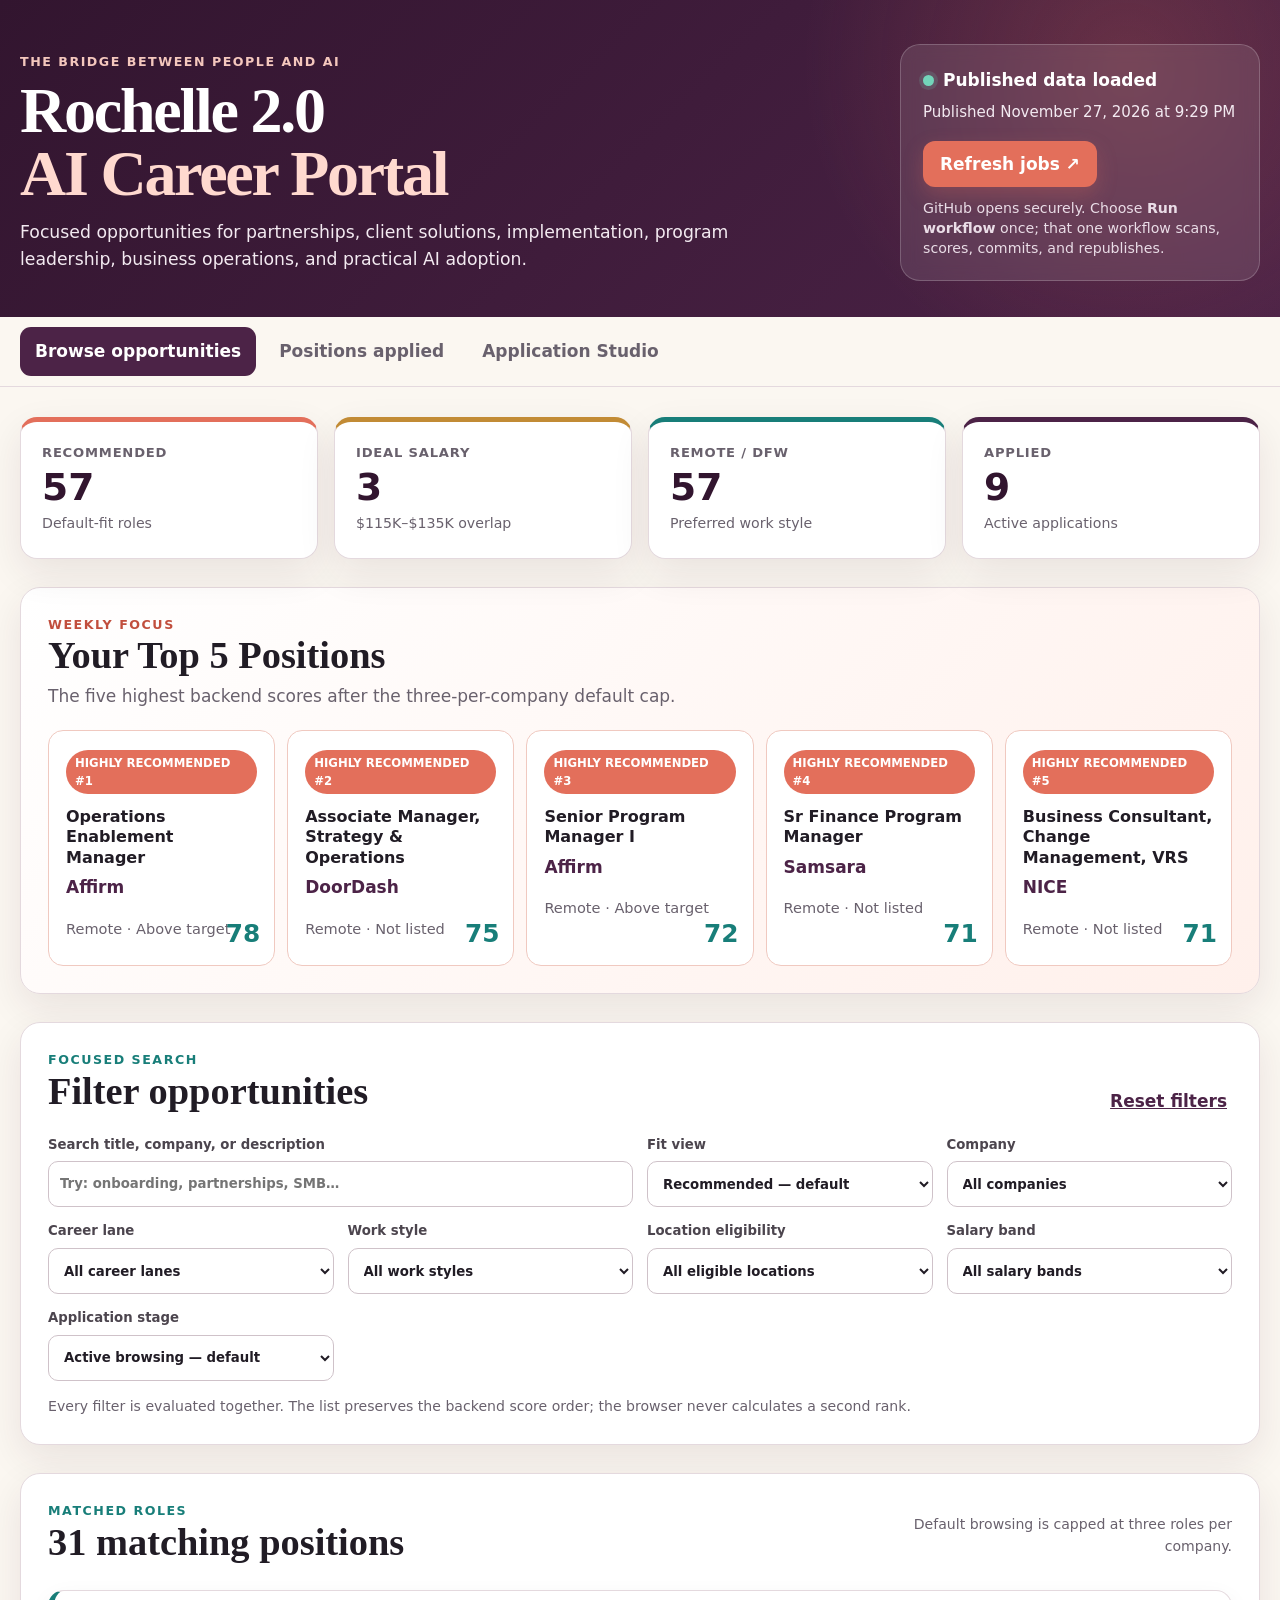
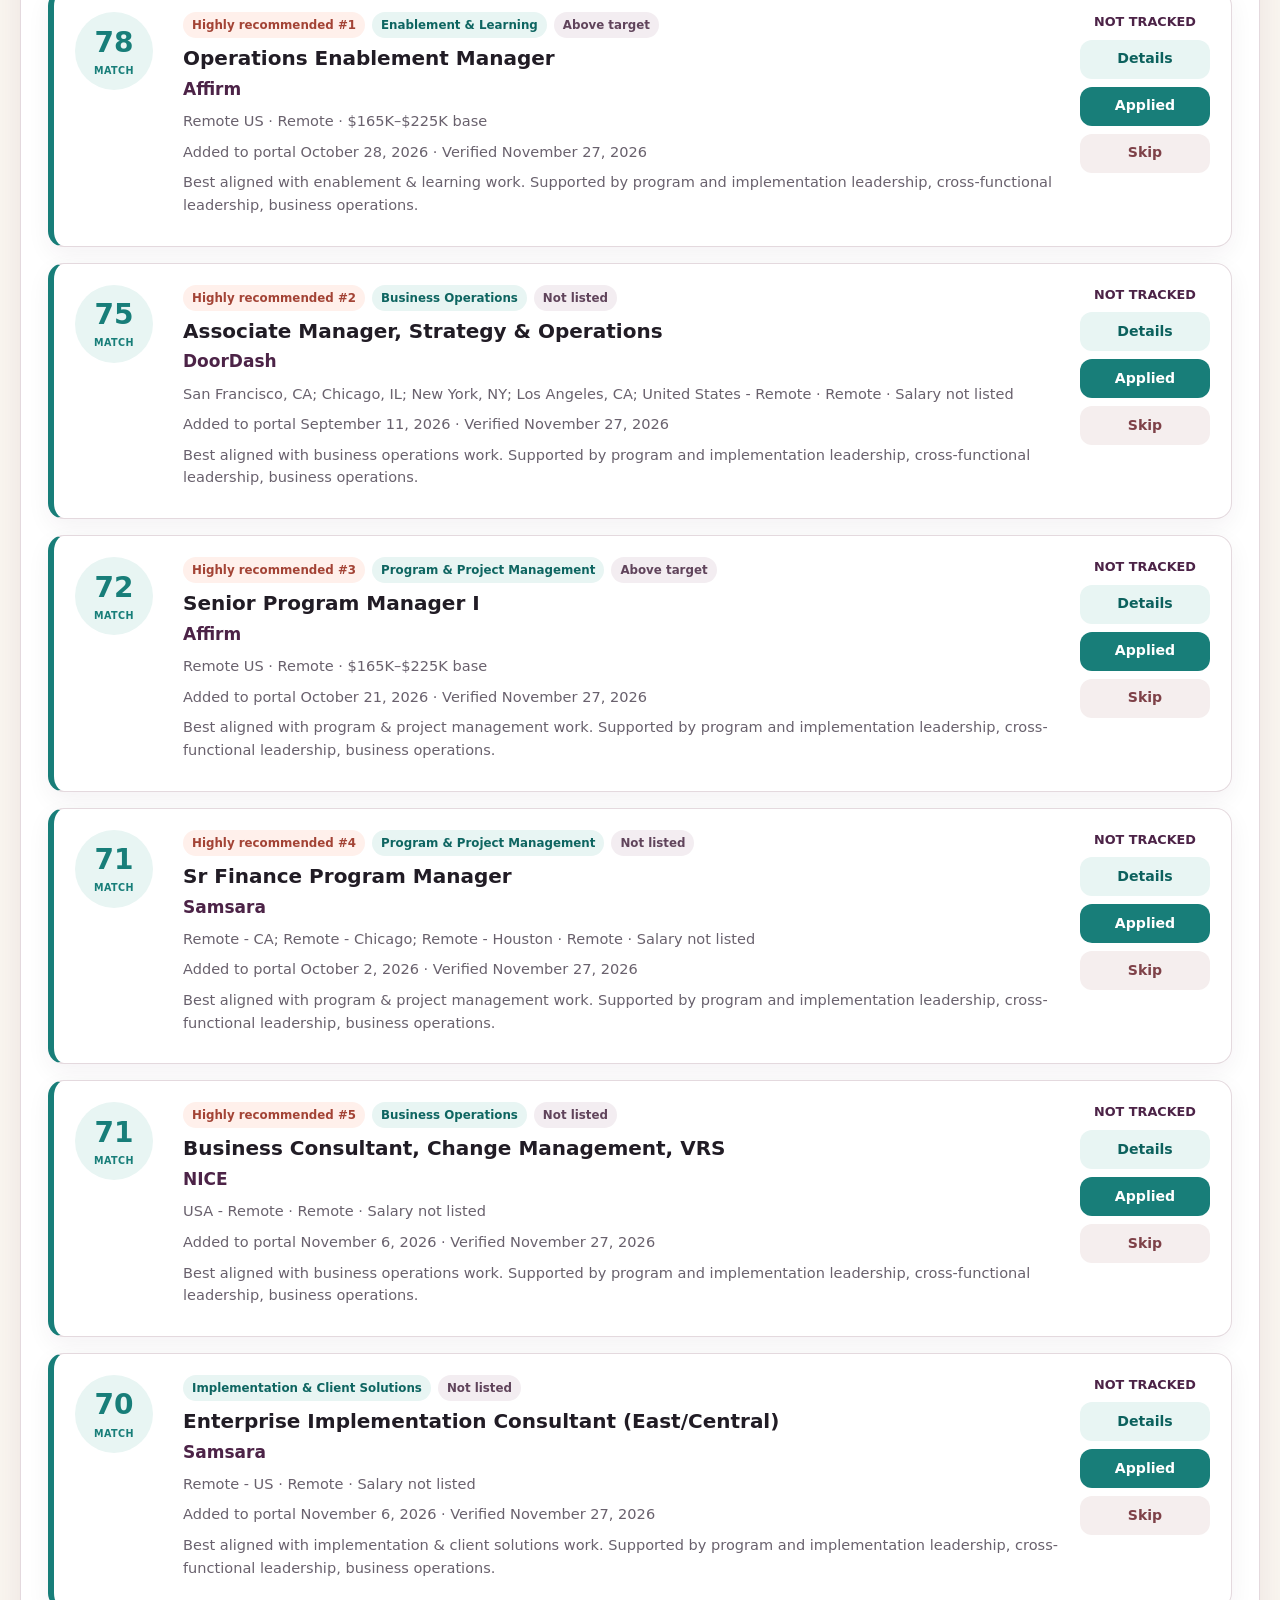
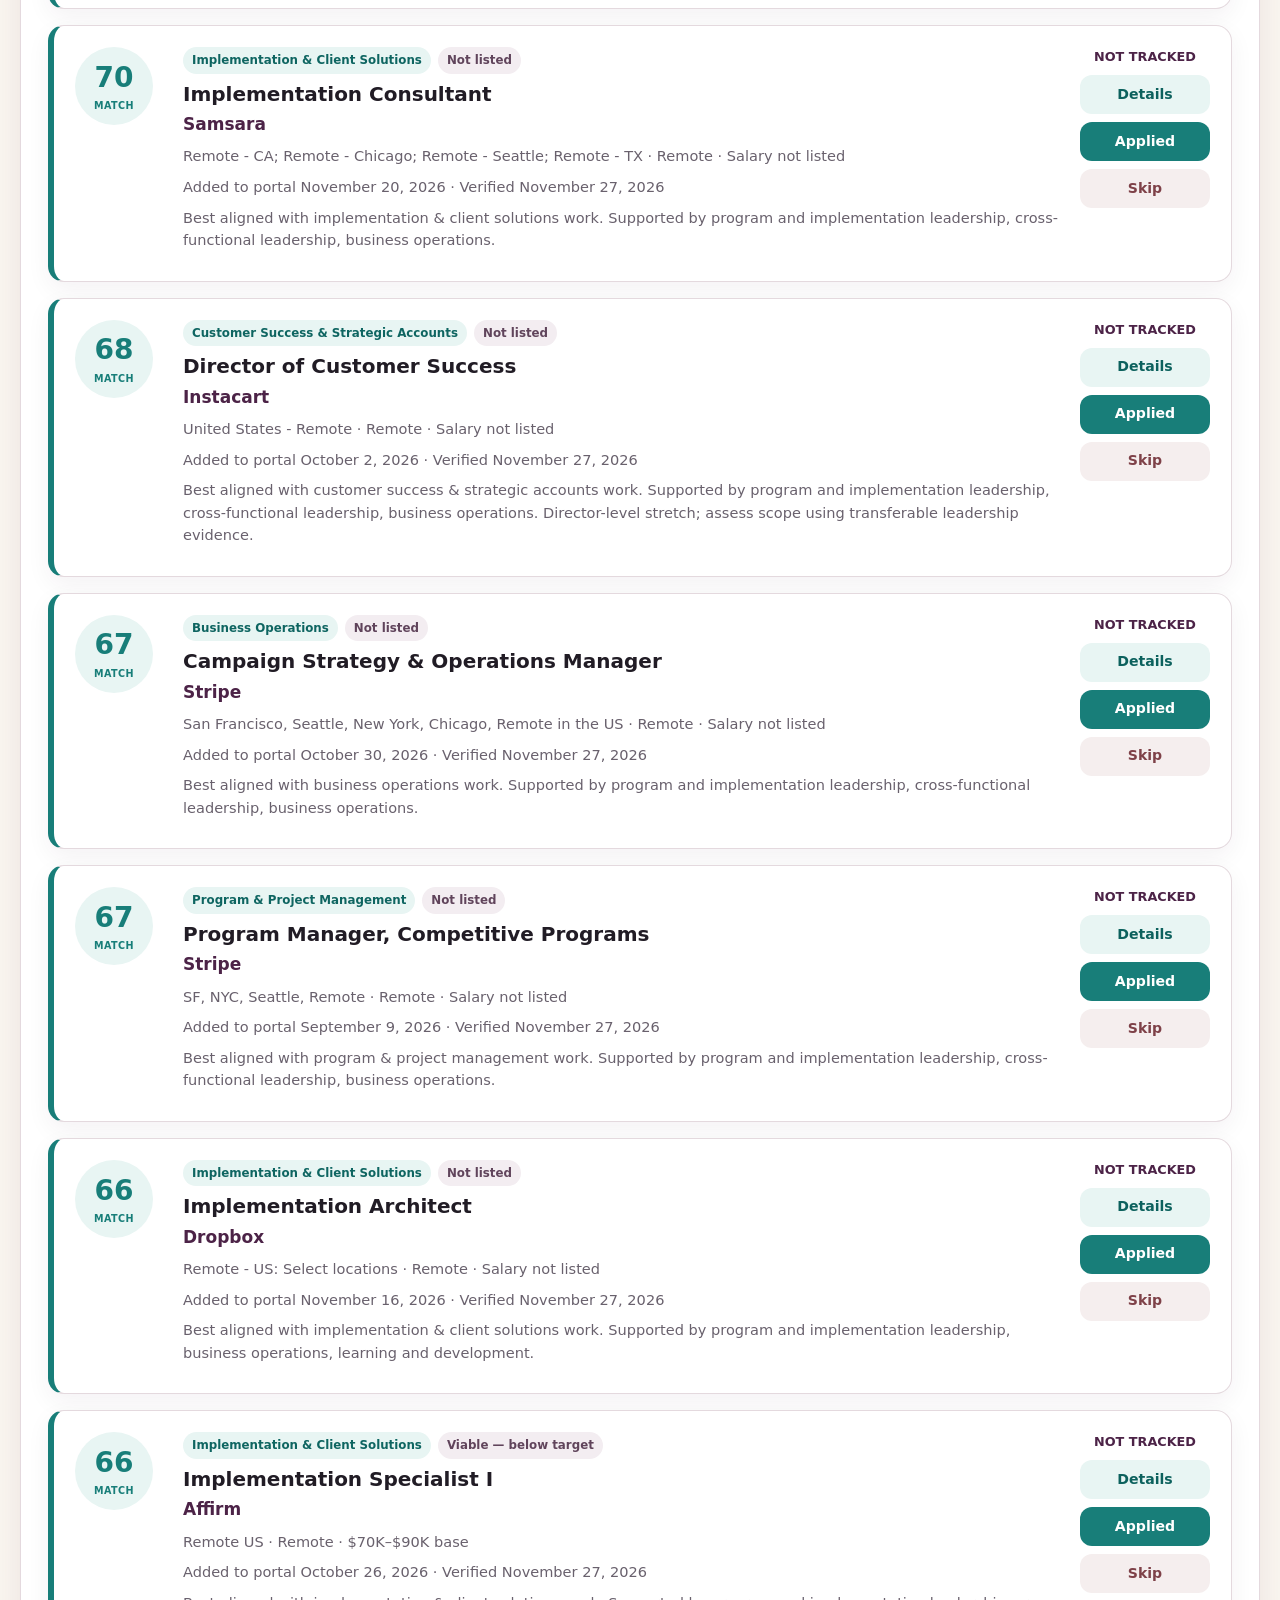
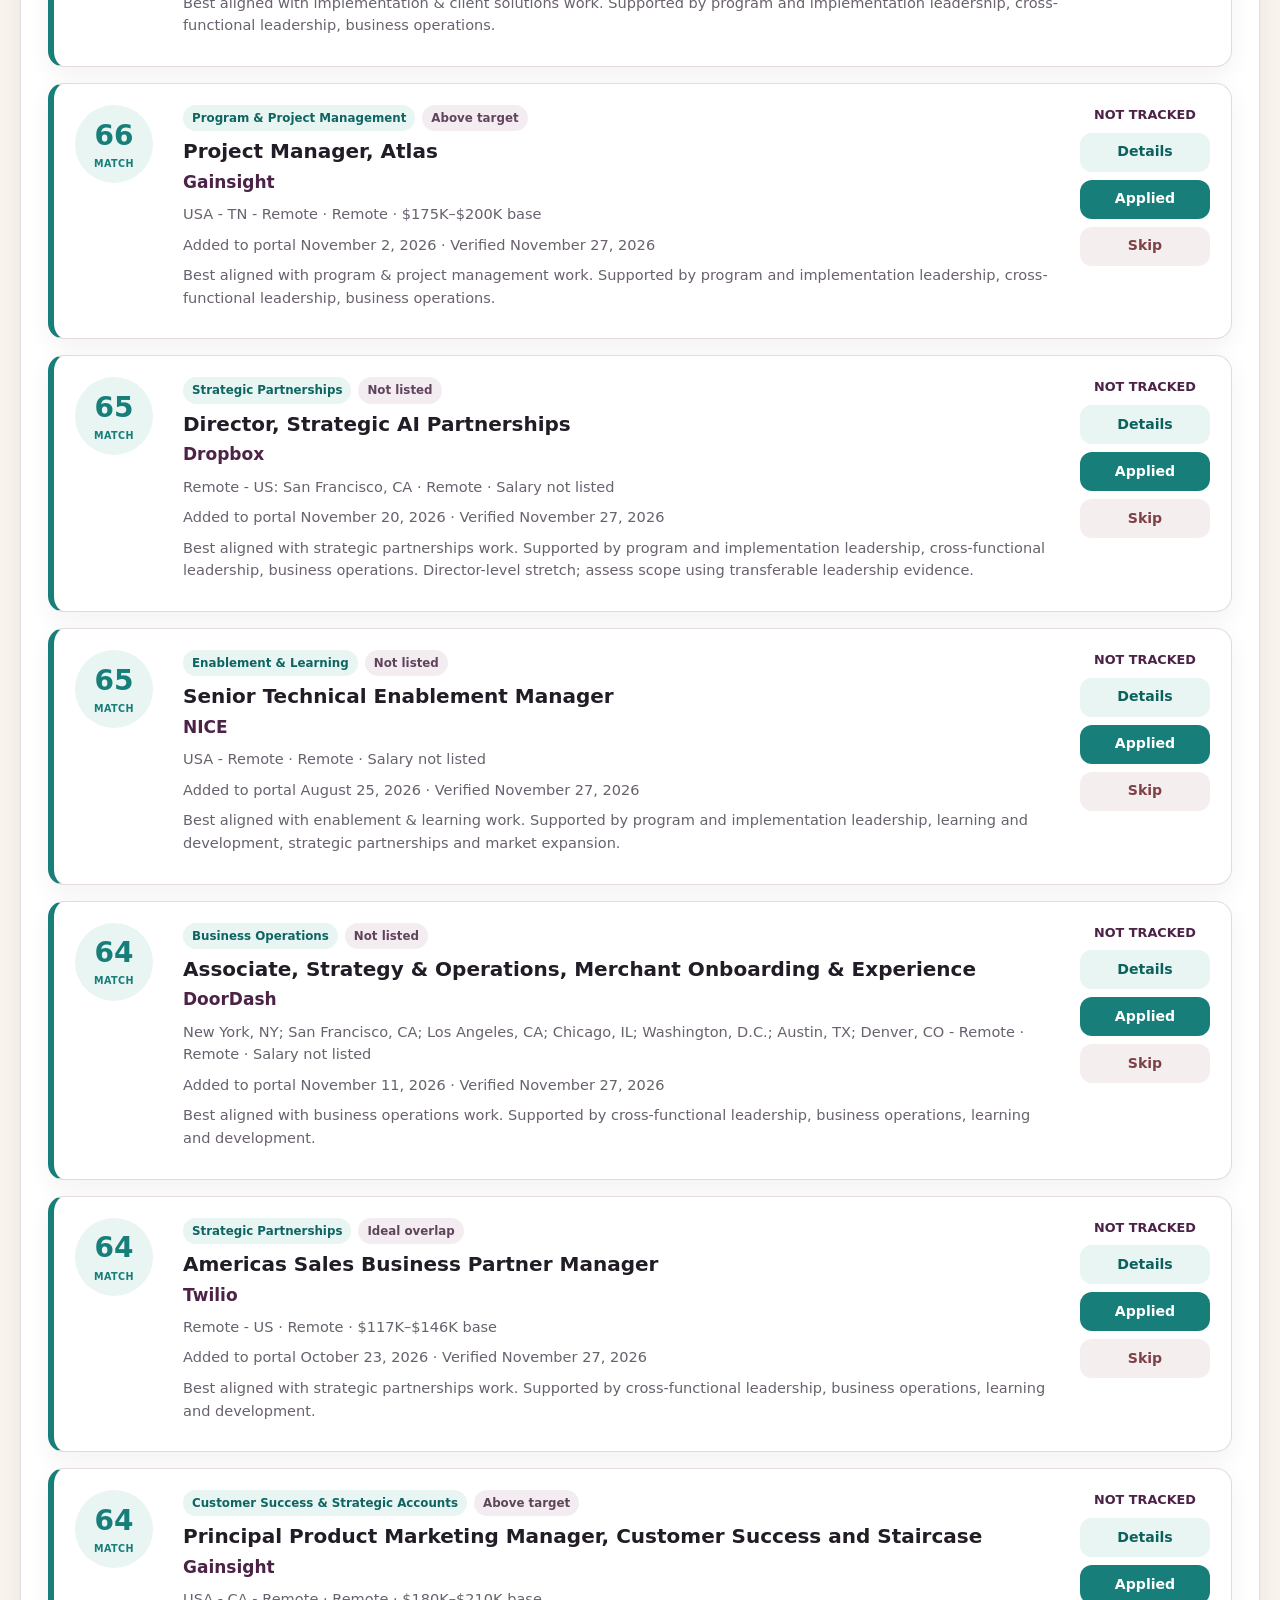
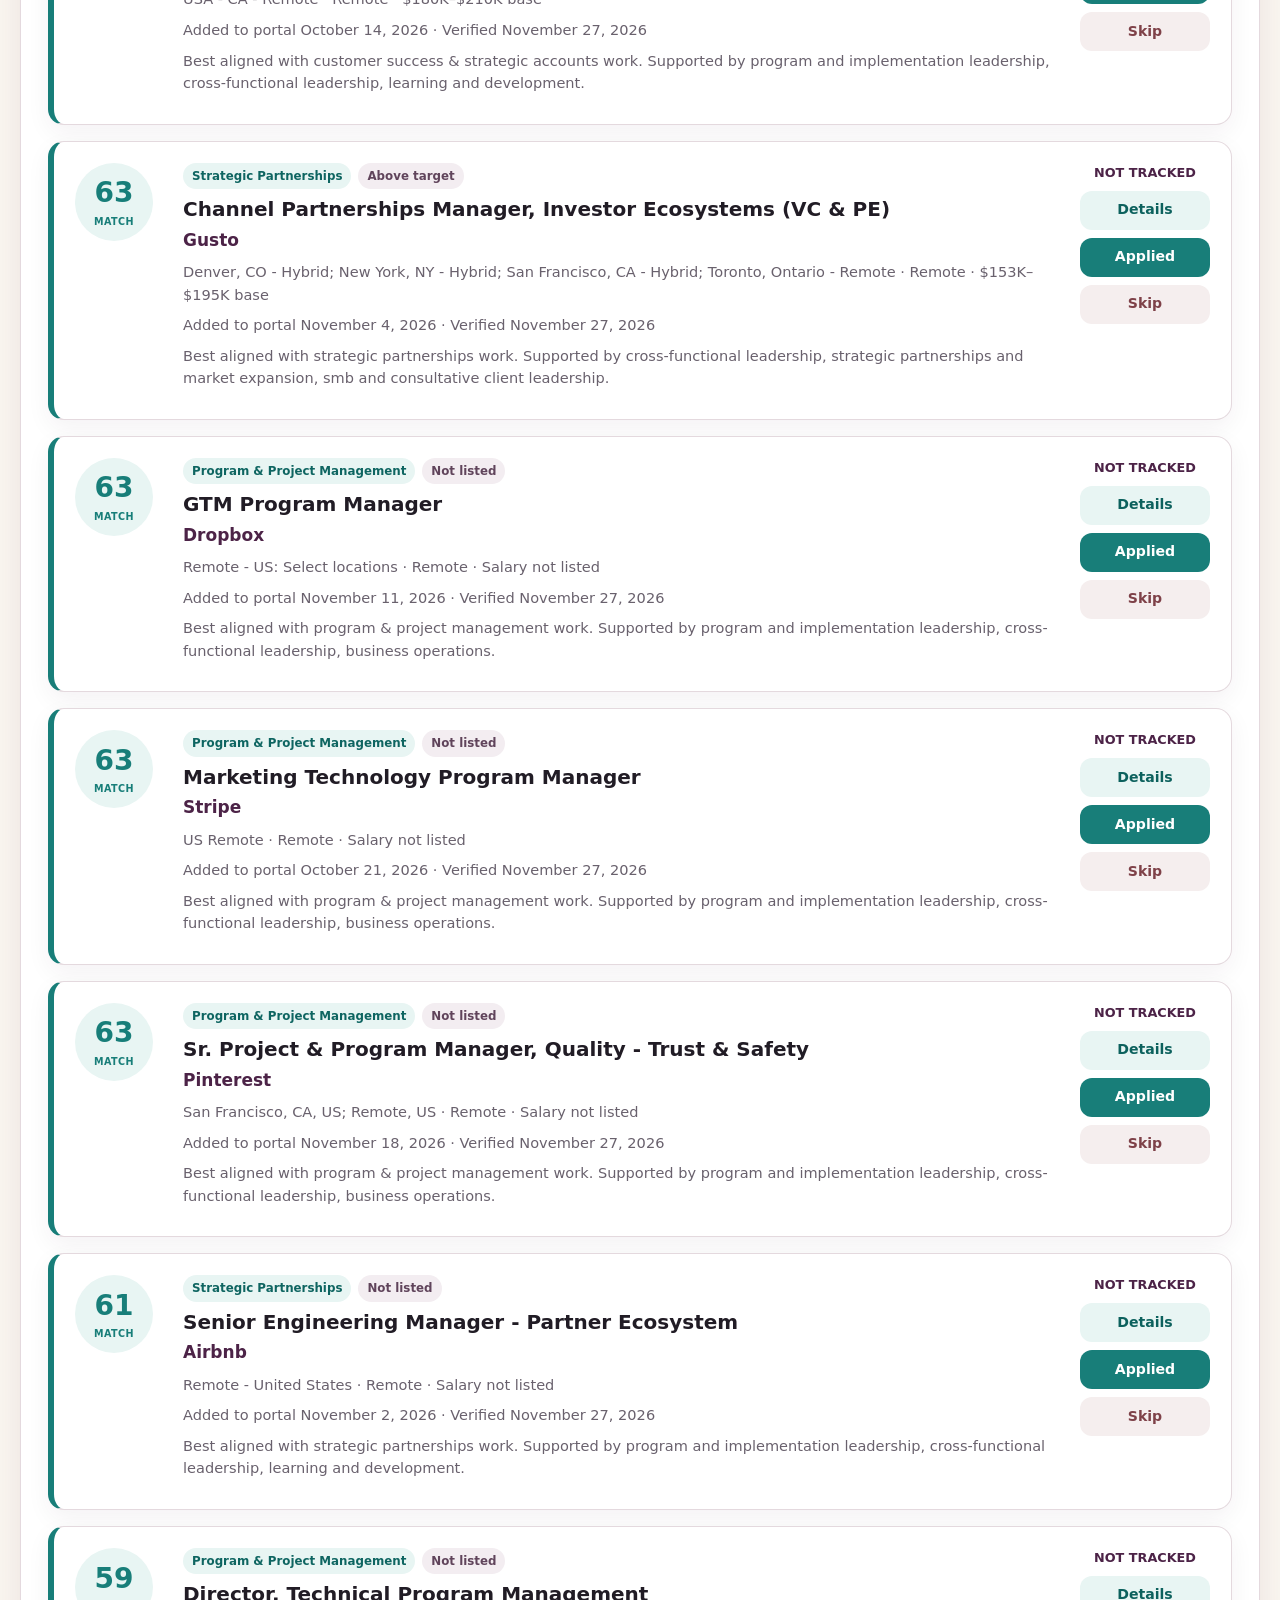
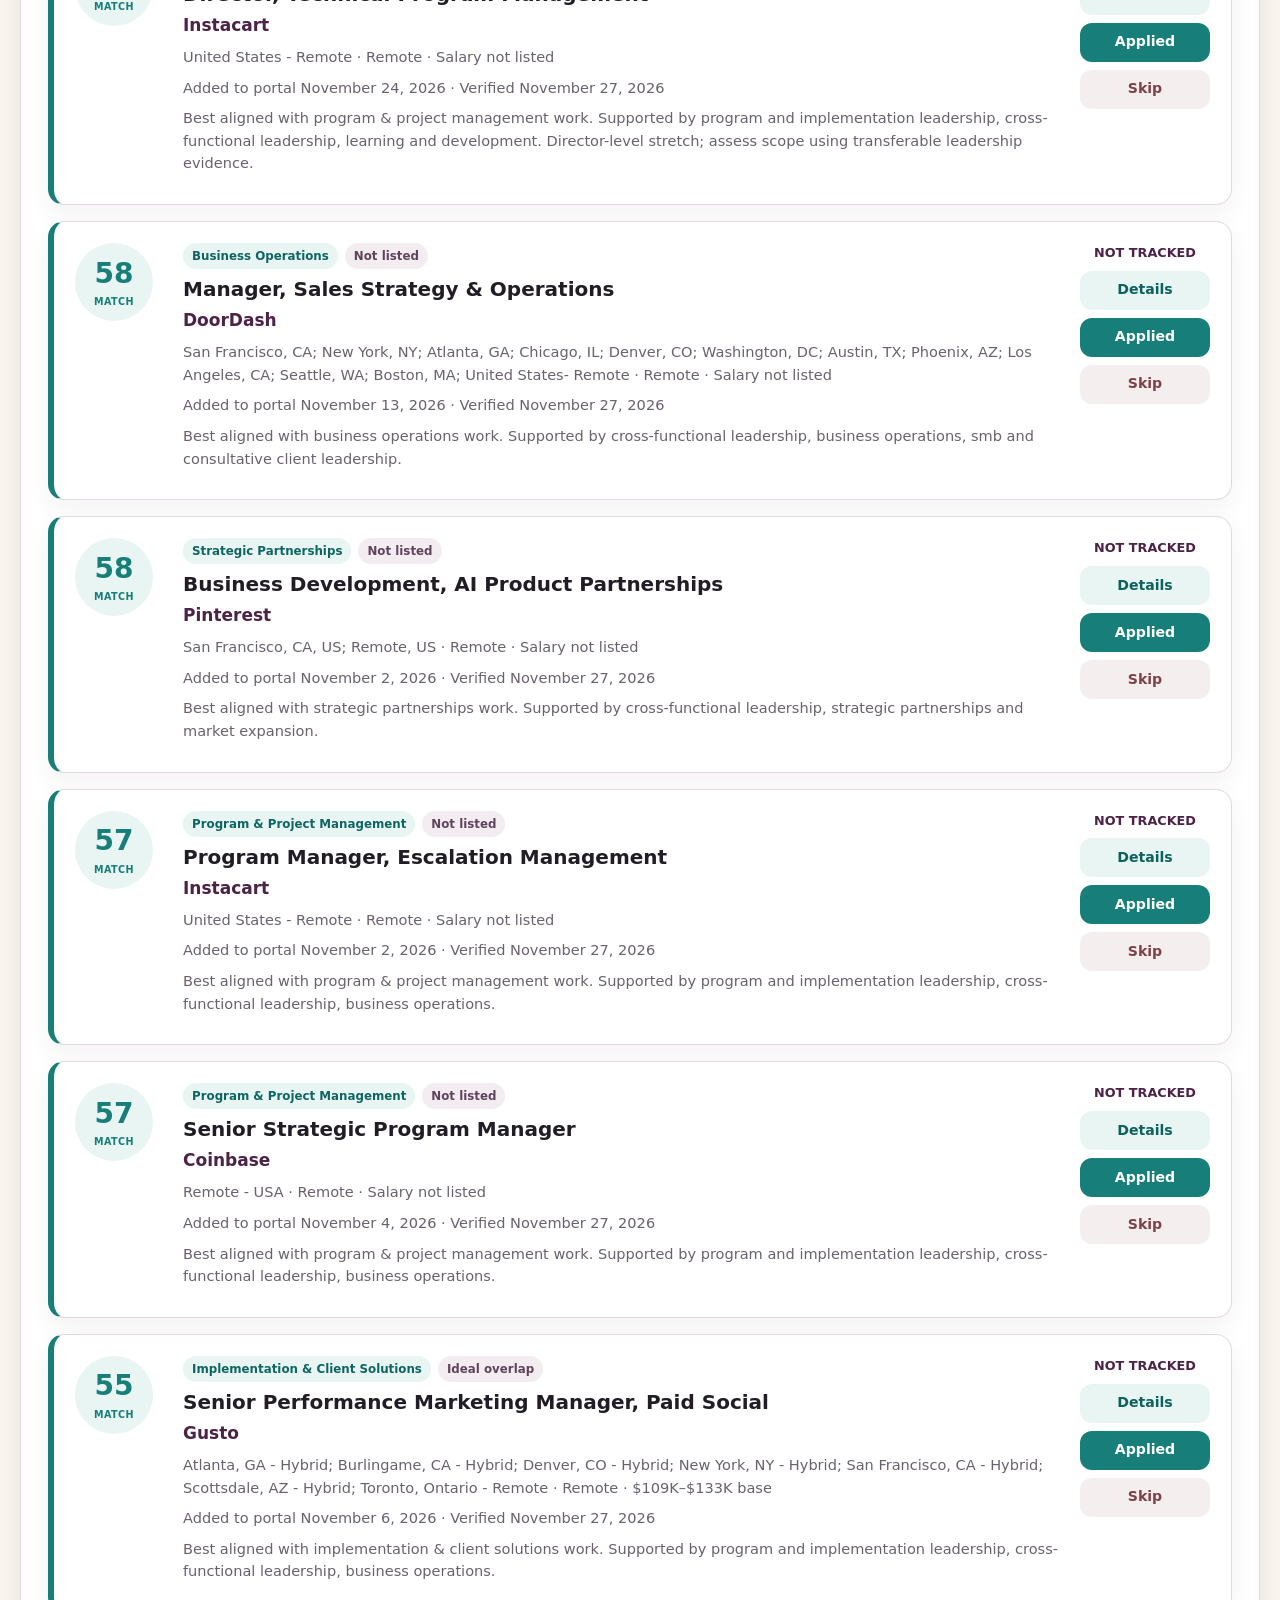
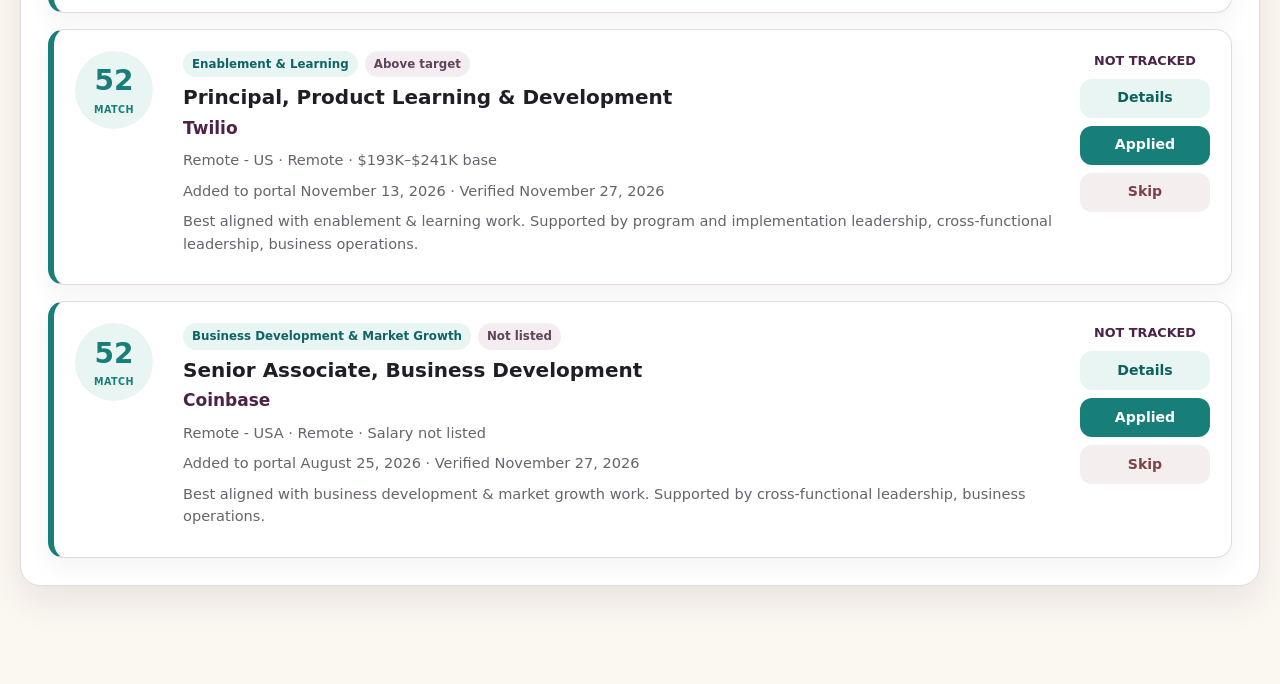
<file: docs/index.html>
<!doctype html>
<html lang="en">
  <head>
    <meta charset="utf-8">
    <meta name="viewport" content="width=device-width, initial-scale=1">
    <meta name="theme-color" content="#4c2347">
    <meta name="description" content="Rochelle's focused AI career opportunity and application portal.">
    <title>Rochelle 2.0 AI Career Portal</title>
    <link rel="stylesheet" href="assets/styles.css?v=20260825-manual-applications">
  </head>
  <body>
    <header class="hero">
      <div class="shell hero-grid">
        <div>
          <p class="eyebrow">THE BRIDGE BETWEEN PEOPLE AND AI</p>
          <h1>Rochelle 2.0 <span>AI Career Portal</span></h1>
          <p class="hero-copy">Focused opportunities for partnerships, client solutions, implementation, program leadership, business operations, and practical AI adoption.</p>
        </div>
        <aside class="refresh-panel" aria-label="Career opportunity refresh status">
          <div class="status-line">
            <span id="workflowDot" class="status-dot" aria-hidden="true"></span>
            <strong id="workflowState">Checking refresh status…</strong>
          </div>
          <p id="lastUpdated">Loading the latest published scan…</p>
          <a id="refreshButton" class="button button-coral" href="https://github.com/rochellemickels/rochelle-2-career-agent/actions/workflows/refresh-and-publish.yml" target="_blank" rel="noopener">Refresh jobs ↗</a>
          <small>GitHub opens securely. Choose <b>Run workflow</b> once; that one workflow scans, scores, commits, and republishes.</small>
        </aside>
      </div>
    </header>

    <nav class="portal-nav" aria-label="Portal sections">
      <div class="shell nav-row">
        <button class="nav-tab active" data-view="browse">Browse opportunities</button>
        <button class="nav-tab" data-view="applied">Positions applied</button>
        <button class="nav-tab" data-view="studio">Application Studio</button>
      </div>
    </nav>

    <main class="shell">
      <section id="browseView" class="view active-view">
        <div class="metric-grid" aria-label="Opportunity summary">
          <article class="metric"><span>Recommended</span><strong id="recommendedCount">—</strong><small>Default-fit roles</small></article>
          <article class="metric"><span>Ideal salary</span><strong id="idealCount">—</strong><small>$115K–$135K overlap</small></article>
          <article class="metric"><span>Remote / DFW</span><strong id="workStyleCount">—</strong><small>Preferred work style</small></article>
          <article class="metric"><span>Applied</span><strong id="appliedCount">—</strong><small>Active applications</small></article>
        </div>

        <section class="section-block top-five-block">
          <div class="section-heading">
            <div>
              <p class="eyebrow coral">WEEKLY FOCUS</p>
              <h2>Your Top 5 Positions</h2>
              <p>The five highest backend scores after the three-per-company default cap.</p>
            </div>
          </div>
          <div id="topFive" class="top-five-grid" aria-live="polite"></div>
        </section>

        <section class="filter-panel" aria-labelledby="filterHeading">
          <div class="section-heading compact">
            <div>
              <p class="eyebrow teal">FOCUSED SEARCH</p>
              <h2 id="filterHeading">Filter opportunities</h2>
            </div>
            <button id="clearFilters" class="text-button">Reset filters</button>
          </div>
          <div class="filter-grid">
            <label class="search-field">Search title, company, or description
              <input id="searchFilter" type="search" placeholder="Try: onboarding, partnerships, SMB…">
            </label>
            <label>Fit view
              <select id="fitFilter">
                <option value="recommended">Recommended — default</option>
                <option value="all">All scored US roles</option>
                <option value="hard-flags">Hard-penalty review</option>
              </select>
            </label>
            <label>Company<select id="companyFilter"><option value="">All companies</option></select></label>
            <label>Career lane<select id="laneFilter"><option value="">All career lanes</option></select></label>
            <label>Work style<select id="workFilter"><option value="">All work styles</option></select></label>
            <label>Location eligibility<select id="locationFilter"><option value="">All eligible locations</option></select></label>
            <label>Salary band<select id="salaryFilter"><option value="">All salary bands</option></select></label>
            <label>Application stage
              <select id="stageFilter">
                <option value="active">Active browsing — default</option>
                <option value="all">All stages</option>
                <option value="untracked">Not tracked</option>
                <option value="saved">Saved</option>
                <option value="preparing">Preparing</option>
                <option value="applied">Applied</option>
                <option value="interview">Interview</option>
                <option value="offer">Offer</option>
                <option value="skipped">Skipped by me</option>
                <option value="passed">Passed / Closed</option>
              </select>
            </label>
          </div>
          <p class="filter-note">Every filter is evaluated together. The list preserves the backend score order; the browser never calculates a second rank.</p>
        </section>

        <section class="section-block results-block">
          <div class="results-heading">
            <div><p class="eyebrow teal">MATCHED ROLES</p><h2 id="resultCount">Loading opportunities…</h2></div>
            <p id="companyCapNote">Default view shows no more than three roles per company.</p>
          </div>
          <div id="jobList" class="job-list" aria-live="polite"></div>
          <button id="loadMore" class="button button-outline hidden">Load more</button>
        </section>
      </section>

      <section id="appliedView" class="view" hidden>
        <div class="section-heading tracker-heading">
          <div>
            <p class="eyebrow coral">APPLICATION PIPELINE</p>
            <h2>Positions Applied</h2>
            <p>Only applications you actually submitted and that are still active appear here.</p>
            <p id="migrationSummary" class="filter-note">Original-portal history is checked automatically in this browser.</p>
          </div>
          <label class="toggle"><input id="showClosedApplied" type="checkbox"><span>Show closed applications</span></label>
        </div>
        <details id="manualApplicationEditor" class="manual-application-editor">
          <summary><span id="manualApplicationSummary">Add an outside application</span></summary>
          <form id="manualApplicationForm">
            <input id="manualApplicationId" type="hidden">
            <div class="manual-application-grid">
              <label>Company name<input id="manualCompany" required placeholder="Company name"></label>
              <label>Job title<input id="manualTitle" required placeholder="Position title"></label>
              <label>Date applied<input id="manualAppliedAt" type="date" required></label>
              <label>How much I want this role
                <select id="manualRating" required>
                  <option value="1">1 — Mild interest</option>
                  <option value="2">2 — Some interest</option>
                  <option value="3">3 — Interested</option>
                  <option value="4" selected>4 — Strong interest</option>
                  <option value="5">5 — Dream position</option>
                </select>
              </label>
              <label>Application stage
                <select id="manualStage">
                  <option value="applied">Applied</option>
                  <option value="viewed">Application viewed</option>
                  <option value="responded">Employer responded</option>
                  <option value="interview">Interview</option>
                  <option value="offer">Offer</option>
                  <option value="passed">Passed / Closed</option>
                </select>
              </label>
              <label class="full-width-field">Company or job-posting link<input id="manualApplyUrl" type="url" placeholder="https://company.com/jobs/role"></label>
              <label class="full-width-field">Comments or remarks<textarea id="manualNote" placeholder="Recruiter, referral, deadline, follow-up notes, or why this role matters…"></textarea></label>
            </div>
            <div class="studio-actions">
              <button id="saveManualApplication" class="button button-teal" type="submit">Save application</button>
              <button id="cancelManualApplication" class="button button-outline" type="button">Cancel editing</button>
              <span id="manualApplicationStatus" class="local-status" aria-live="polite"></span>
            </div>
          </form>
        </details>
        <div id="appliedList" class="pipeline-grid"></div>
      </section>

      <section id="studioView" class="view" hidden>
        <div class="section-heading">
          <div>
            <p class="eyebrow teal">APPLICATION STUDIO</p>
            <h2>Tailor truthfully. Format beautifully.</h2>
            <p>Generate both truthful drafts in one Claude API call, review them, then download properly formatted Word documents.</p>
          </div>
        </div>
        <section class="studio-card studio-setup">
          <div class="studio-step"><span>1</span><div><strong>Choose any scanned position</strong><small>The authoritative backend score and full job details are used—never a second ranking formula.</small></div></div>
          <label>Position<select id="studioSelect"><option value="">Select a role…</option></select></label>
          <details class="outside-job-panel">
            <summary>Use a position that is not in the scanner</summary>
            <div class="document-profile-grid">
              <label class="full-width-field">Job-posting URL<input id="outsideApplyUrl" type="url" placeholder="https://company.com/jobs/role"></label>
              <div class="studio-actions full-width-field">
                <button id="loadOutsideUrl" class="button button-soft" type="button">Load job from URL</button>
                <span id="outsideUrlStatus" class="local-status" aria-live="polite">Known Greenhouse, Lever, and Ashby links load automatically. Other career sites may require the description.</span>
              </div>
              <label class="full-width-field">Full job posting <small>(paste this only if the URL cannot load)</small><textarea id="outsideDescription" class="studio-textarea outside-description" placeholder="Paste the complete posting here—the portal extracts the company, title, location, work style, salary, and application link."></textarea></label>
            </div>
            <details class="manual-fallback detected-field-review">
              <summary>Review or correct detected details only if needed</summary>
              <p class="filter-note">Leave these blank for automatic detection. Only enter a correction if the detected result is missing or wrong.</p>
              <div class="document-profile-grid">
                <label>Company correction<input id="outsideCompany" placeholder="Leave blank to detect"></label>
                <label>Job-title correction<input id="outsideTitle" placeholder="Leave blank to detect"></label>
                <label>Location correction<input id="outsideLocation" placeholder="Leave blank to detect"></label>
                <label>Work-style correction
                  <select id="outsideWorkStyle">
                    <option value="">Detect automatically</option>
                    <option value="Remote">Remote</option>
                    <option value="Hybrid">Hybrid</option>
                    <option value="Onsite">Onsite</option>
                  </select>
                </label>
                <label>Salary-minimum correction<input id="outsideSalaryMin" type="number" min="0" step="1000" placeholder="Leave blank to detect"></label>
                <label>Salary-maximum correction<input id="outsideSalaryMax" type="number" min="0" step="1000" placeholder="Leave blank to detect"></label>
              </div>
            </details>
            <p class="filter-note">You do not need to complete the correction fields. The portal reads the entire posting—including title metadata, compensation near Benefits or Perks, and Apply sections—before reporting a missing field.</p>
            <button id="useOutsideJob" class="button button-coral" type="button">Use this position</button>
          </details>
          <div id="studioJobSummary" class="studio-content empty-state">Choose a position to begin.</div>
        </section>

        <section class="studio-card">
          <div class="studio-step"><span>2</span><div><strong>Confirm your master résumé</strong><small>Loaded from this browser and kept here. It is never published to GitHub.</small></div></div>
          <textarea id="masterResumeText" class="studio-textarea master-resume" placeholder="Paste your complete master résumé text here…"></textarea>
          <div class="studio-actions"><button id="saveMasterResume" class="button button-teal">Save master résumé locally</button><span id="masterResumeStatus" class="local-status"></span></div>
        </section>

        <section class="studio-card">
          <div class="studio-step"><span>3</span><div><strong>Private Claude API settings</strong><small>Your key is stored only in this browser. It is never committed to GitHub and never sent anywhere except Anthropic when you click Customize.</small></div></div>
          <div class="security-warning">
            <strong>Important security and billing notice</strong>
            <p>Browser storage is convenient, not vault-level security. Anyone who can access this Chrome profile—and a malicious browser extension or script—could potentially read the key. GitHub Pages projects under the same rochellemickels.github.io origin may also share access to this storage. Use a dedicated API key, set a low spending limit in the Claude Console, and delete or rotate it if this device is lost or shared. Claude API charges are separate from Claude subscriptions.</p>
          </div>
          <label>Anthropic API key<input id="anthropicApiKey" type="password" autocomplete="off" placeholder="Paste your personal Claude API key"></label>
          <div class="studio-actions">
            <button id="saveApiKey" class="button button-teal">Save key in this browser</button>
            <button id="removeApiKey" class="button button-skip">Remove saved key</button>
            <span id="apiKeyStatus" class="local-status"></span>
          </div>
        </section>

        <section class="studio-card customize-card">
          <div class="studio-step"><span>4</span><div><strong>Customize résumé and cover letter</strong><small>One click sends the selected posting and master résumé directly to Anthropic. There are no automatic retries.</small></div></div>
          <p class="cost-note">Model: Claude Sonnet 5 · one request for both documents · 6,500-token hard output cap · typical cost is expected to be a few cents, but actual cost depends on length.</p>
          <div class="studio-actions">
            <button id="customizeDocuments" class="button button-coral">Customize both documents</button>
            <span id="customizeStatus" class="local-status" aria-live="polite"></span>
          </div>
          <details class="manual-fallback">
            <summary>Prefer the no-API manual method?</summary>
            <p>Copy this brief into ChatGPT or Claude yourself, then paste the finished documents below.</p>
            <textarea id="tailoringBrief" class="studio-textarea brief-output" readonly placeholder="Choose a position and confirm your master résumé to generate the brief."></textarea>
            <div class="studio-actions"><button id="copyBrief" class="button button-outline" disabled>Copy complete tailoring brief</button></div>
          </details>
        </section>

        <section class="studio-card">
          <div class="studio-step"><span>5</span><div><strong>Set the shared document header</strong><small>This exact centered header is applied to both Word documents and Google Docs copy.</small></div></div>
          <div class="document-profile-grid">
            <label>Name<input id="documentName" value="Rochelle Magpantay"></label>
            <label>Headline<input id="documentHeadline" value="PARTNERSHIPS, GROWTH &amp; IMPLEMENTATION LEADER"></label>
            <label>Tagline<input id="documentTagline" value="Change Adoption | Cross-Functional Enablement | Practical AI Fluency"></label>
            <label>Contact line<input id="documentContact" placeholder="Dallas–Fort Worth | phone | email | LinkedIn"></label>
          </div>
        </section>

        <div class="studio-output-grid">
          <section class="studio-card">
            <div class="studio-step"><span>6A</span><div><strong>Finished tailored résumé</strong><small>Generated text begins with EXECUTIVE PROFILE. Review and edit before downloading.</small></div></div>
            <textarea id="finishedResume" class="studio-textarea finished-output" placeholder="EXECUTIVE PROFILE&#10;…"></textarea>
            <div id="resumeValidation" class="validation-list" aria-live="polite"></div>
            <div class="studio-actions">
              <button id="downloadResume" class="button button-teal">Download real Word résumé</button>
              <button id="copyResume" class="button button-outline">Copy formatted for Google Docs</button>
            </div>
          </section>
          <section class="studio-card">
            <div class="studio-step"><span>6B</span><div><strong>Finished cover letter</strong><small>Review and edit the first-person draft. The locked “Best Regards” sign-off is applied automatically.</small></div></div>
            <textarea id="finishedCover" class="studio-textarea finished-output" placeholder="Dear Hiring Manager,&#10;&#10;I…"></textarea>
            <div id="coverValidation" class="validation-list" aria-live="polite"></div>
            <div class="studio-actions">
              <button id="downloadCover" class="button button-teal">Download real Word cover letter</button>
              <button id="copyCover" class="button button-outline">Copy formatted for Google Docs</button>
            </div>
          </section>
        </div>
      </section>
    </main>

    <dialog id="jobDialog" class="job-dialog">
      <button id="closeDialog" class="dialog-close" aria-label="Close">×</button>
      <div id="dialogContent"></div>
    </dialog>

    <div id="toast" class="toast" role="status" aria-live="polite"></div>
    <noscript>This portal requires JavaScript to filter and track applications.</noscript>
    <script type="module" src="assets/app.mjs?v=20260826-auto-import-fix"></script>
  </body>
</html>
</file>
<file: docs/assets/styles.css>
:root {
  --aubergine: #4c2347;
  --aubergine-dark: #32152f;
  --coral: #e36f5b;
  --coral-soft: #fff0eb;
  --teal: #187e79;
  --teal-soft: #e8f5f3;
  --cream: #fbf7f1;
  --paper: #ffffff;
  --ink: #211c25;
  --muted: #69616d;
  --line: #e4d9de;
  --gold: #c28b35;
  --shadow: 0 14px 38px rgba(50, 21, 47, 0.09);
  --radius: 20px;
}

* { box-sizing: border-box; }
html { scroll-behavior: smooth; }
body {
  margin: 0;
  min-width: 320px;
  background: var(--cream);
  color: var(--ink);
  font-family: Inter, ui-sans-serif, system-ui, -apple-system, BlinkMacSystemFont, "Segoe UI", sans-serif;
  font-size: 17px;
  line-height: 1.55;
}
button, input, select { font: inherit; }
button, a { -webkit-tap-highlight-color: transparent; }
a { color: inherit; }
.shell { width: min(1240px, calc(100% - 40px)); margin-inline: auto; }

.hero {
  background:
    radial-gradient(circle at 88% 20%, rgba(227,111,91,.22), transparent 28%),
    linear-gradient(135deg, var(--aubergine-dark), var(--aubergine));
  color: white;
  padding: 44px 0 36px;
}
.hero-grid { display: grid; grid-template-columns: 1fr 360px; gap: 42px; align-items: center; }
.eyebrow { margin: 0 0 8px; color: #f4c7bd; font-size: .79rem; font-weight: 850; letter-spacing: .12em; }
.eyebrow.coral { color: #c14e3d; }
.eyebrow.teal { color: var(--teal); }
h1, h2, h3, p { margin-top: 0; }
h1 { margin-bottom: 14px; font-family: Georgia, "Times New Roman", serif; font-size: clamp(2.25rem, 5vw, 4.5rem); line-height: .98; letter-spacing: -.035em; }
h1 span { display: block; color: #ffd9cf; }
h2 { margin-bottom: 6px; font-family: Georgia, "Times New Roman", serif; font-size: clamp(1.8rem, 3vw, 2.55rem); line-height: 1.12; }
h3 { margin-bottom: 6px; font-size: 1.18rem; line-height: 1.28; }
.hero-copy { max-width: 760px; margin-bottom: 0; color: #f3eaf1; font-size: 1.08rem; }
.refresh-panel { padding: 22px; border: 1px solid rgba(255,255,255,.2); border-radius: var(--radius); background: rgba(255,255,255,.1); backdrop-filter: blur(8px); }
.refresh-panel p { margin: 8px 0 16px; color: #f3eaf1; font-size: .94rem; }
.refresh-panel small { display: block; margin-top: 12px; color: #eadde7; line-height: 1.4; }
.status-line { display: flex; gap: 9px; align-items: center; }
.status-dot { width: 11px; height: 11px; border-radius: 50%; background: #f7c948; box-shadow: 0 0 0 4px rgba(247,201,72,.15); }
.status-dot.done { background: #73d5ba; box-shadow: 0 0 0 4px rgba(115,213,186,.16); }
.status-dot.running { background: #f7c948; animation: pulse 1.4s infinite; }
.status-dot.error { background: #ff8c7b; }
@keyframes pulse { 50% { opacity: .4; transform: scale(.86); } }

.button { display: inline-flex; justify-content: center; align-items: center; gap: 7px; min-height: 46px; padding: 10px 17px; border: 0; border-radius: 12px; font-weight: 800; text-decoration: none; cursor: pointer; }
.button-coral { background: var(--coral); color: white; box-shadow: 0 8px 20px rgba(227,111,91,.25); }
.button-coral:hover { background: #cb5d4b; }
.button-outline { border: 2px solid var(--aubergine); background: transparent; color: var(--aubergine); }
.button-teal { background: var(--teal); color: white; }
.button-soft { background: var(--teal-soft); color: #0c615d; }
.button-skip { background: #f5eeee; color: #7e4148; }
.button-small { min-height: 39px; padding: 7px 12px; font-size: .88rem; }
.text-button { padding: 5px; border: 0; background: transparent; color: var(--aubergine); font-weight: 800; cursor: pointer; text-decoration: underline; }

.portal-nav { position: sticky; top: 0; z-index: 20; border-bottom: 1px solid var(--line); background: rgba(251,247,241,.94); backdrop-filter: blur(12px); }
.nav-row { display: flex; gap: 8px; overflow-x: auto; padding-block: 10px; }
.nav-tab { flex: 0 0 auto; padding: 11px 15px; border: 0; border-radius: 11px; background: transparent; color: var(--muted); font-weight: 800; cursor: pointer; }
.nav-tab.active { background: var(--aubergine); color: white; }

main.shell { padding-top: 30px; padding-bottom: 70px; }
.view { display: none; }
.view.active-view { display: block; }
.metric-grid { display: grid; grid-template-columns: repeat(4, 1fr); gap: 16px; margin-bottom: 28px; }
.metric { min-height: 142px; padding: 21px; border: 1px solid var(--line); border-top: 5px solid var(--coral); border-radius: 17px; background: var(--paper); box-shadow: var(--shadow); }
.metric:nth-child(2) { border-top-color: var(--gold); }
.metric:nth-child(3) { border-top-color: var(--teal); }
.metric:nth-child(4) { border-top-color: var(--aubergine); }
.metric span { display: block; color: var(--muted); font-size: .82rem; font-weight: 850; letter-spacing: .06em; text-transform: uppercase; }
.metric strong { display: block; margin: 4px 0 0; color: var(--aubergine-dark); font-size: 2.35rem; line-height: 1.1; }
.metric small { color: var(--muted); }

.section-block, .filter-panel, .studio-card { margin-bottom: 28px; padding: 27px; border: 1px solid var(--line); border-radius: var(--radius); background: var(--paper); box-shadow: var(--shadow); }
.top-five-block { background: linear-gradient(135deg, #fff, var(--coral-soft)); }
.section-heading, .results-heading { display: flex; justify-content: space-between; gap: 24px; align-items: end; margin-bottom: 20px; }
.section-heading p, .results-heading p { margin-bottom: 0; color: var(--muted); }
.section-heading.compact { margin-bottom: 16px; }
.top-five-grid { display: grid; grid-template-columns: repeat(5, minmax(0,1fr)); gap: 12px; }
.top-card { position: relative; min-height: 190px; padding: 17px; border: 1px solid #f0c9c0; border-radius: 15px; background: white; }
.rank-pill { display: inline-flex; padding: 4px 9px; border-radius: 999px; background: var(--coral); color: white; font-size: .73rem; font-weight: 900; text-transform: uppercase; }
.top-card h3 { margin-top: 13px; font-size: 1rem; }
.top-card .company { color: var(--aubergine); font-weight: 800; }
.top-card .score { position: absolute; right: 14px; bottom: 12px; color: var(--teal); font-size: 1.55rem; font-weight: 900; }

.filter-grid { display: grid; grid-template-columns: repeat(4, minmax(0,1fr)); gap: 14px; }
label { display: grid; gap: 6px; color: #4c454e; font-size: .83rem; font-weight: 850; }
input, select { width: 100%; min-height: 46px; padding: 9px 11px; border: 1px solid #cfc2c9; border-radius: 10px; background: white; color: var(--ink); }
input:focus, select:focus { outline: 3px solid rgba(24,126,121,.18); border-color: var(--teal); }
.search-field { grid-column: span 2; }
.filter-note { margin: 15px 0 0; color: var(--muted); font-size: .88rem; }
.results-heading { align-items: center; }
.results-heading > p { max-width: 360px; text-align: right; font-size: .88rem; }

.job-list { display: grid; gap: 16px; }
.job-card { display: grid; grid-template-columns: 90px 1fr auto; gap: 18px; padding: 21px; border: 1px solid var(--line); border-left: 6px solid var(--teal); border-radius: 16px; background: white; box-shadow: 0 8px 24px rgba(50,21,47,.055); }
.job-card.hard-flag { border-left-color: #9a5b61; }
.score-badge { width: 78px; height: 78px; display: grid; place-items: center; align-self: start; border-radius: 50%; background: var(--teal-soft); color: var(--teal); font-size: 1.75rem; font-weight: 900; }
.score-badge small { display: block; margin-top: -20px; font-size: .6rem; letter-spacing: .05em; }
.job-kicker { display: flex; flex-wrap: wrap; gap: 7px; margin-bottom: 8px; }
.pill { display: inline-flex; align-items: center; padding: 4px 9px; border-radius: 999px; background: #f3edf1; color: #60445b; font-size: .74rem; font-weight: 800; }
.pill.teal { background: var(--teal-soft); color: #0e6561; }
.pill.coral { background: var(--coral-soft); color: #a34335; }
.job-title { margin-bottom: 4px; font-size: 1.25rem; }
.job-company { margin-bottom: 8px; color: var(--aubergine); font-weight: 800; }
.job-meta, .job-summary { margin-bottom: 8px; color: var(--muted); font-size: .91rem; }
.job-actions { display: flex; flex-direction: column; gap: 8px; min-width: 130px; }
.stage-label { color: var(--aubergine); font-size: .8rem; font-weight: 900; text-align: center; text-transform: uppercase; }
.hidden { display: none !important; }
#loadMore { margin: 22px auto 0; }

.tracker-heading { margin-top: 12px; }
.toggle { display: flex; grid-auto-flow: column; align-items: center; gap: 9px; }
.toggle input { width: 20px; min-height: 20px; }
.pipeline-grid { display: grid; gap: 16px; }
.pipeline-card { display: grid; grid-template-columns: 1fr auto; gap: 20px; padding: 22px; border: 1px solid var(--line); border-radius: 16px; background: white; box-shadow: var(--shadow); }
.pipeline-stage { color: var(--teal); font-size: 1rem; font-weight: 900; text-transform: uppercase; }
.application-rating { margin: 6px 0; color: #a86800; font-size: 1.02rem; font-weight: 900; letter-spacing: .05em; }
.manual-application-editor { margin: 4px 0 20px; padding: 18px; border: 1px solid #cfbdc8; border-radius: 16px; background: linear-gradient(135deg, #fff, #f8f0f4); box-shadow: var(--shadow); }
.manual-application-editor summary { color: var(--aubergine); font-size: 1.08rem; font-weight: 900; cursor: pointer; }
.manual-application-editor form { margin-top: 18px; }
.manual-application-grid { display: grid; grid-template-columns: repeat(2, minmax(0, 1fr)); gap: 14px; }
.manual-application-grid textarea { min-height: 105px; padding: 12px; border: 1px solid #cfc2c9; border-radius: 9px; font: inherit; resize: vertical; }
.empty-state { padding: 32px; border: 2px dashed #d5c8ce; border-radius: 14px; color: var(--muted); text-align: center; }
.studio-card > label { max-width: 700px; }
.studio-content { margin-top: 22px; }
.studio-grid { display: grid; grid-template-columns: 150px 1fr; gap: 24px; }
.studio-score { padding: 22px; border-radius: 15px; background: var(--aubergine); color: white; text-align: center; }
.studio-score strong { display: block; font-size: 3rem; }
.studio-setup { border-top: 5px solid var(--coral); }
.studio-step { display: flex; align-items: center; gap: 12px; margin-bottom: 18px; }
.studio-step > span { display: grid; place-items: center; flex: 0 0 auto; min-width: 38px; height: 38px; padding-inline: 8px; border-radius: 999px; background: var(--aubergine); color: white; font-size: .84rem; font-weight: 900; }
.studio-step strong, .studio-step small { display: block; }
.studio-step strong { color: var(--aubergine-dark); font-size: 1.08rem; }
.studio-step small { color: var(--muted); font-weight: 500; }
.studio-textarea { width: 100%; min-height: 230px; padding: 14px; border: 1px solid #cfc2c9; border-radius: 11px; background: #fff; color: var(--ink); font: 15px/1.45 "Aptos", "Segoe UI", sans-serif; resize: vertical; }
.studio-textarea:focus { outline: 3px solid rgba(24,126,121,.18); border-color: var(--teal); }
.master-resume { min-height: 300px; }
.brief-output { min-height: 430px; background: #fcfaf8; }
.finished-output { min-height: 500px; }
.studio-actions { display: flex; flex-wrap: wrap; align-items: center; gap: 10px; margin-top: 13px; }
.local-status { color: var(--teal); font-size: .88rem; font-weight: 800; }
.document-profile-grid { display: grid; grid-template-columns: 1fr 1fr; gap: 14px; }
.document-profile-grid label:nth-child(2), .document-profile-grid label:nth-child(3) { grid-column: span 1; }
.document-profile-grid label:last-child { grid-column: 1 / -1; }
.studio-output-grid { display: grid; grid-template-columns: 1fr 1fr; gap: 18px; align-items: start; }
.validation-list { min-height: 24px; margin-top: 9px; color: #8b3942; font-size: .86rem; }
.validation-list ul { margin: 0; padding-left: 20px; }
.validation-list.success { color: var(--teal); font-weight: 800; }
.outside-job-panel, .manual-fallback { margin-top: 16px; padding: 15px; border: 1px solid var(--line); border-radius: 12px; background: #fcfaf8; }
.outside-job-panel summary, .manual-fallback summary { color: var(--aubergine); font-weight: 900; cursor: pointer; }
.outside-job-panel .document-profile-grid { margin: 15px 0; }
.outside-description { min-height: 210px; }
.full-width-field { grid-column: 1 / -1; }
.security-warning { margin-bottom: 16px; padding: 15px; border-left: 5px solid var(--gold); border-radius: 10px; background: #fff8e9; color: #5f4930; }
.security-warning p { margin: 5px 0 0; font-size: .9rem; }
.customize-card { border-top: 5px solid var(--teal); background: linear-gradient(135deg, #fff, var(--teal-soft)); }
.cost-note { color: var(--muted); font-size: .9rem; }
.button[disabled] { opacity: .55; cursor: not-allowed; box-shadow: none; }
.evidence-columns { display: grid; grid-template-columns: 1fr 1fr; gap: 18px; margin-top: 18px; }
.evidence-box { padding: 17px; border-radius: 13px; background: var(--teal-soft); }
.evidence-box.gaps { background: var(--coral-soft); }
.evidence-box ul { margin-bottom: 0; padding-left: 20px; }

.job-dialog { width: min(850px, calc(100% - 28px)); max-height: 88vh; padding: 0; border: 0; border-radius: 20px; box-shadow: 0 30px 90px rgba(33,16,31,.35); }
.job-dialog::backdrop { background: rgba(26,13,24,.62); backdrop-filter: blur(3px); }
.dialog-close { position: sticky; top: 12px; float: right; z-index: 2; width: 42px; height: 42px; margin: 12px; border: 0; border-radius: 50%; background: var(--aubergine); color: white; font-size: 1.5rem; cursor: pointer; }
#dialogContent { padding: 38px; }
.breakdown-grid { display: grid; grid-template-columns: repeat(3,1fr); gap: 10px; margin: 18px 0; }
.breakdown-grid div { padding: 11px; border-radius: 10px; background: #f7f2f5; }
.description { max-height: 280px; overflow: auto; padding: 15px; border: 1px solid var(--line); border-radius: 12px; background: #fcfaf8; }
.dialog-stage { margin: 18px 0; max-width: 360px; }
.toast { position: fixed; right: 22px; bottom: 22px; z-index: 100; max-width: 360px; padding: 13px 17px; border-radius: 12px; background: var(--aubergine-dark); color: white; box-shadow: var(--shadow); opacity: 0; transform: translateY(12px); pointer-events: none; transition: .2s ease; }
.toast.show { opacity: 1; transform: translateY(0); }

@media (max-width: 1000px) {
  .hero-grid { grid-template-columns: 1fr; }
  .refresh-panel { max-width: 600px; }
  .top-five-grid { grid-template-columns: repeat(2, 1fr); }
  .filter-grid { grid-template-columns: repeat(2, 1fr); }
  .metric-grid { grid-template-columns: repeat(2, 1fr); }
}
@media (max-width: 700px) {
  body { font-size: 16px; }
  .shell { width: min(100% - 24px, 1240px); }
  .hero { padding-top: 32px; }
  .metric-grid, .top-five-grid, .filter-grid, .evidence-columns { grid-template-columns: 1fr; }
  .search-field { grid-column: auto; }
  .section-heading, .results-heading { align-items: start; flex-direction: column; }
  .results-heading > p { text-align: left; }
  .job-card { grid-template-columns: 64px 1fr; padding: 16px; gap: 13px; }
  .score-badge { width: 60px; height: 60px; font-size: 1.35rem; }
  .score-badge small { display: none; }
  .job-actions { grid-column: 1 / -1; display: grid; grid-template-columns: repeat(3,1fr); }
  .pipeline-card, .studio-grid, .studio-output-grid, .document-profile-grid, .manual-application-grid { grid-template-columns: 1fr; }
  .document-profile-grid label:nth-child(2), .document-profile-grid label:nth-child(3), .document-profile-grid label:last-child { grid-column: auto; }
  .breakdown-grid { grid-template-columns: repeat(2, 1fr); }
  #dialogContent { padding: 24px; }
}
</file>
